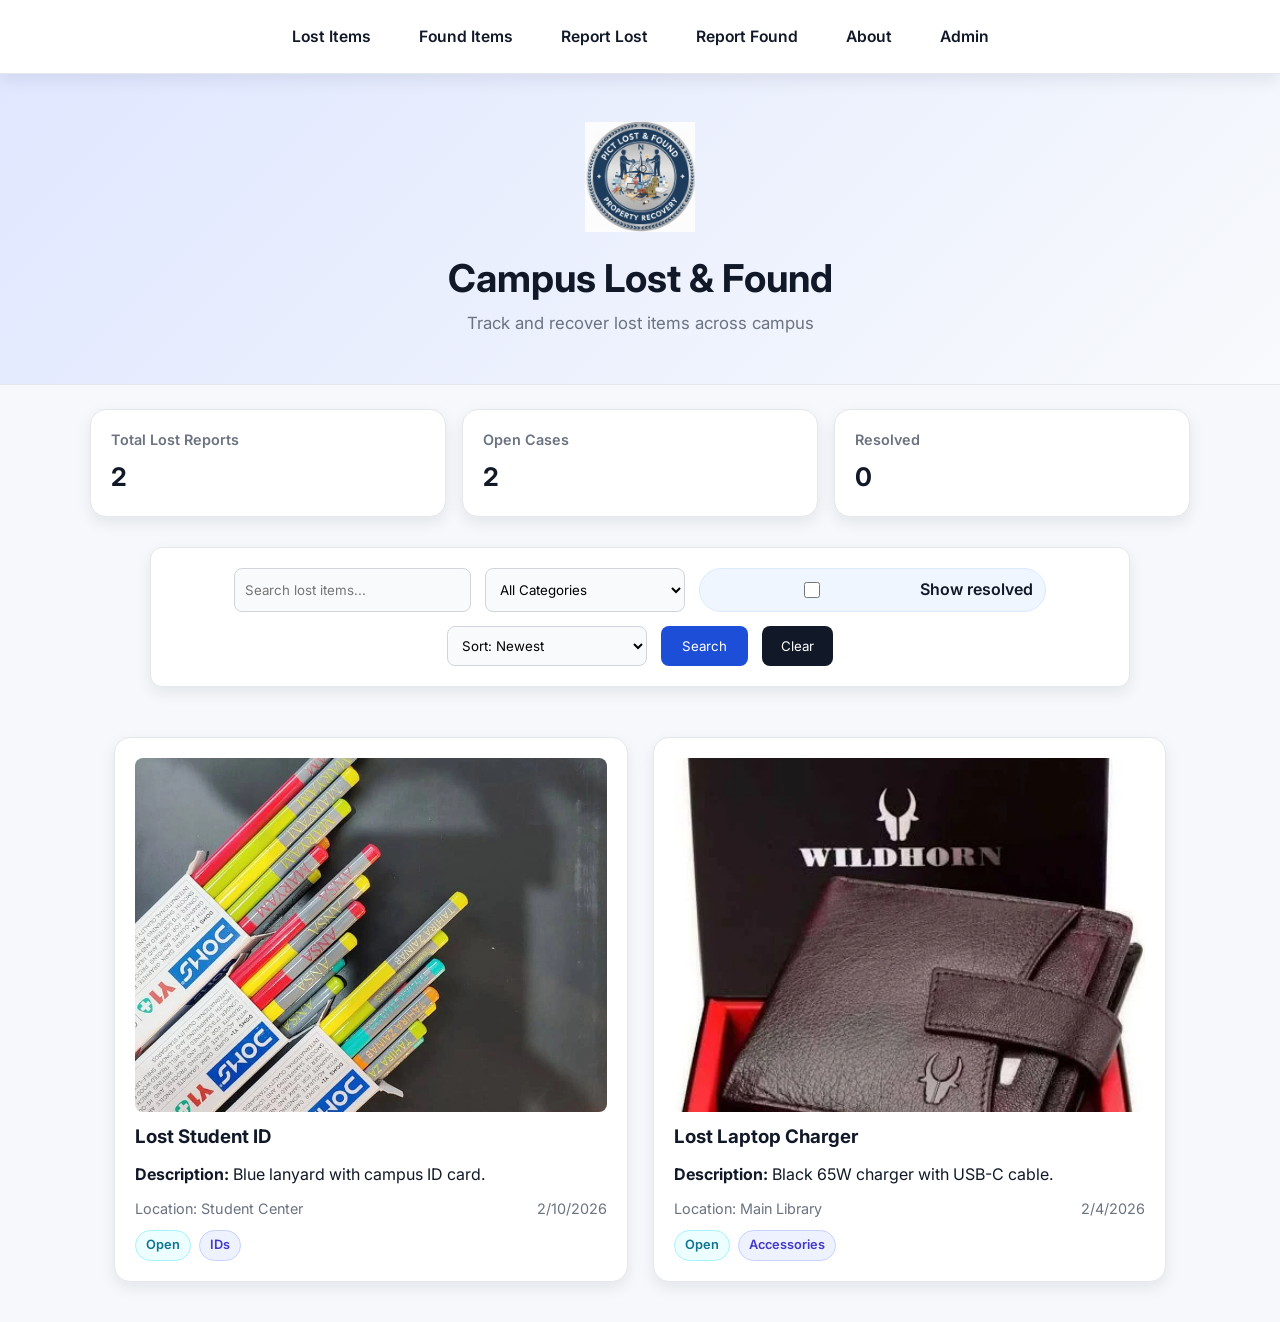
<file: index.html>
<!DOCTYPE html>
<html lang="en">
<head>
    <meta charset="UTF-8">
    <meta name="viewport" content="width=device-width, initial-scale=1.0">
    <title>Lost Items - Campus Lost & Found</title>
    <link rel="stylesheet" href="style.css">
</head>
<body data-page="lost-list">

<!-- NAVIGATION -->
<nav class="navbar">
    <a href="index.html">Lost Items</a>
    <a href="found.html">Found Items</a>
    <a href="report-lost.html">Report Lost</a>
    <a href="report-found.html">Report Found</a>
    <a href="about.html">About</a>
    <a href="admin.html">Admin</a>
</nav>

<header class="header">
    <img src="lost_LOGO.png" class="hogwarts-logo" alt="Campus Lost & Found logo">
    <h1>Campus Lost & Found</h1>
    <p>Track and recover lost items across campus</p>
</header>

<section class="stats-section">
    <div class="stats-grid">
        <div class="stats-card">
            <span class="stats-label">Total Lost Reports</span>
            <span class="stats-value" id="lost-total-count">0</span>
        </div>
        <div class="stats-card">
            <span class="stats-label">Open Cases</span>
            <span class="stats-value" id="lost-open-count">0</span>
        </div>
        <div class="stats-card">
            <span class="stats-label">Resolved</span>
            <span class="stats-value" id="lost-resolved-count">0</span>
        </div>
    </div>
</section>

<section class="search-section">
    <form id="search-form">
        <input id="search-input" name="q" type="search" placeholder="Search lost items...">
        <select id="category-select" name="category">
            <option value="all">All Categories</option>
            <option value="Electronics">Electronics</option>
            <option value="Books">Books</option>
            <option value="Clothing">Clothing</option>
            <option value="Accessories">Accessories</option>
            <option value="IDs">IDs</option>
            <option value="Keys">Keys</option>
        </select>
        <label class="checkbox-toggle">
            <input id="lost-show-resolved" type="checkbox">
            Show resolved
        </label>
        <select id="lost-sort-select" name="sort">
            <option value="newest">Sort: Newest</option>
            <option value="oldest">Sort: Oldest</option>
            <option value="name-az">Sort: Name A-Z</option>
            <option value="name-za">Sort: Name Z-A</option>
        </select>
        <button class="btn" type="submit">Search</button>
        <button class="btn-secondary" type="button" id="lost-clear-filters">Clear</button>
    </form>
</section>

<section class="items-section" id="lost-items"></section>
<p class="empty-state" id="lost-empty" hidden>No lost items match your search.</p>

<script src="app.js"></script>
</body>
</html>
</file>
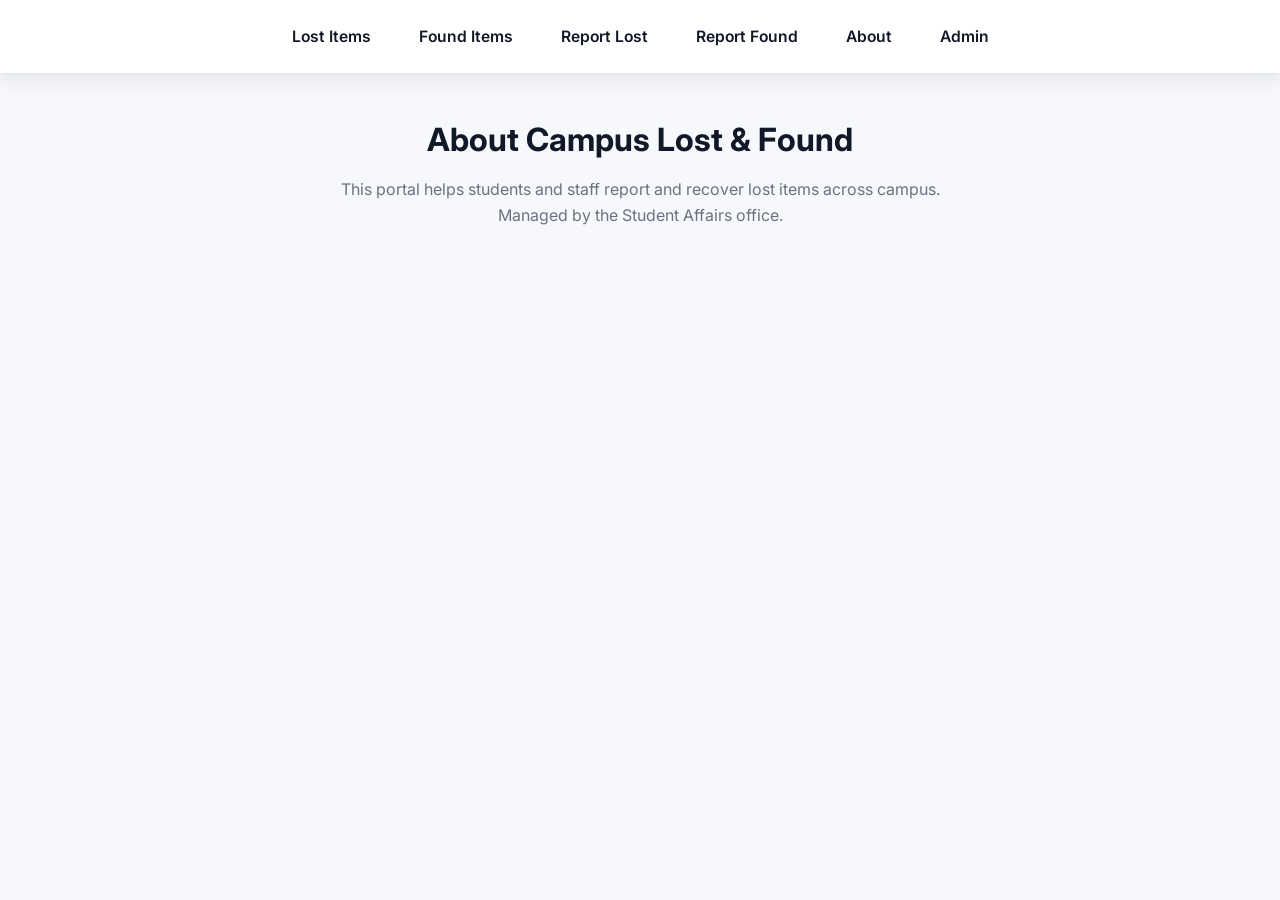
<file: about.html>
<!DOCTYPE html>
<html>
<head>
    <title>About - Campus Lost & Found</title>
    <link rel="stylesheet" href="style.css">
</head>
<body data-page="about">

<nav class="navbar">
    <a href="index.html">Lost Items</a>
    <a href="found.html">Found Items</a>
    <a href="report-lost.html">Report Lost</a>
    <a href="report-found.html">Report Found</a>
    <a href="about.html">About</a>
    <a href="admin.html">Admin</a>
</nav>

<section class="about-section">
    <h1>About Campus Lost & Found</h1>
    <p>
        This portal helps students and staff report and recover lost items across campus.
    </p>
    <p>Managed by the Student Affairs office.</p>
</section>

<script src="app.js"></script>
</body>
</html>
</file>
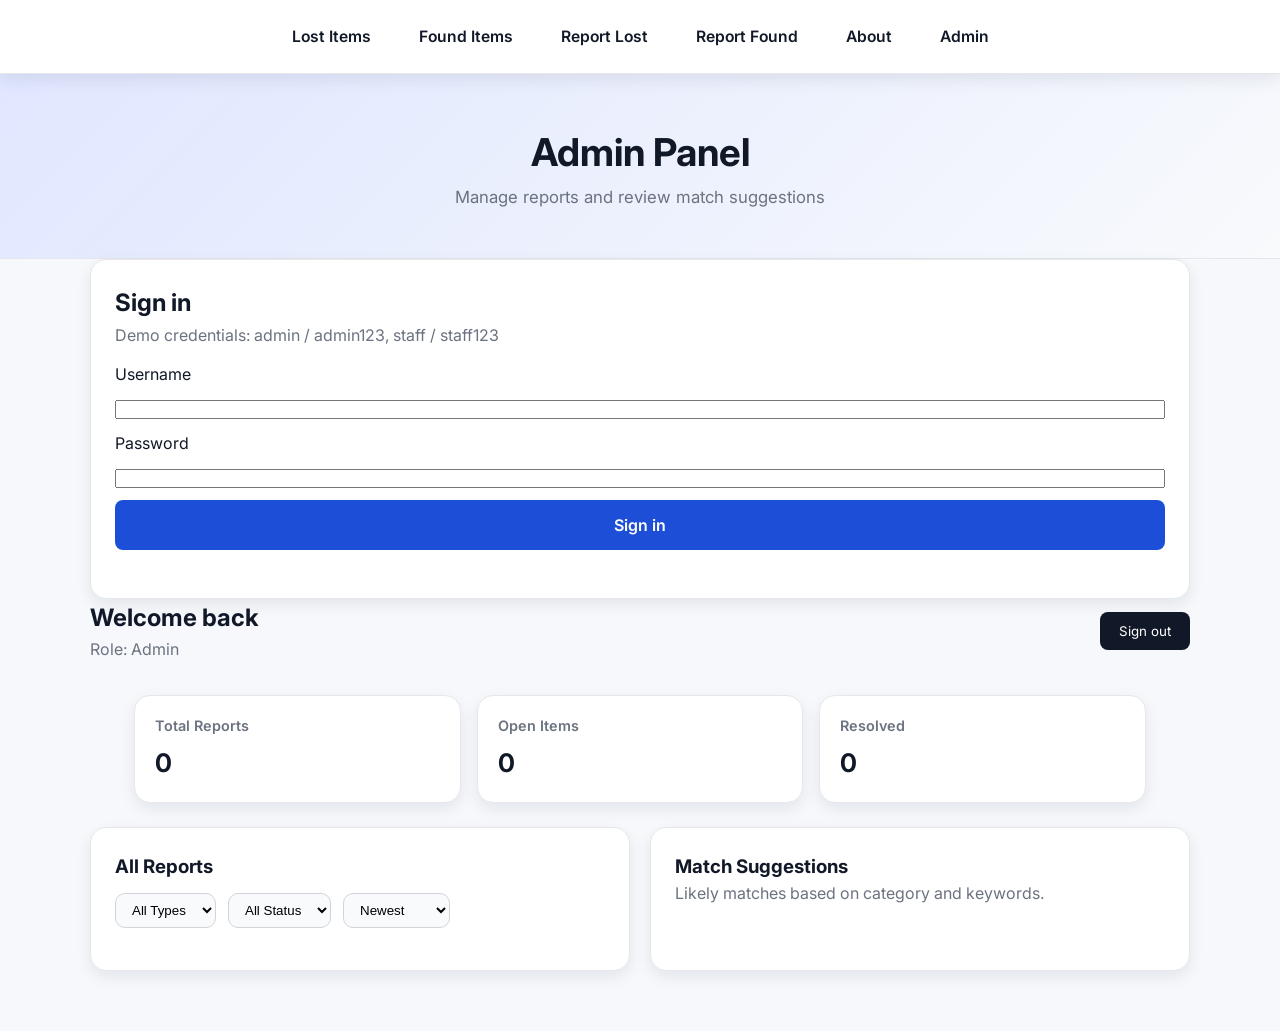
<file: admin.html>
<!DOCTYPE html>
<html lang="en">
<head>
    <meta charset="UTF-8">
    <meta name="viewport" content="width=device-width, initial-scale=1.0">
    <title>Admin Panel - Campus Lost & Found</title>
    <link rel="stylesheet" href="style.css">
</head>
<body data-page="admin">

<nav class="navbar">
    <a href="index.html">Lost Items</a>
    <a href="found.html">Found Items</a>
    <a href="report-lost.html">Report Lost</a>
    <a href="report-found.html">Report Found</a>
    <a href="about.html">About</a>
    <a href="admin.html">Admin</a>
</nav>

<header class="header">
    <h1>Admin Panel</h1>
    <p>Manage reports and review match suggestions</p>
</header>

<section class="admin-section">
    <div class="admin-login-card" id="admin-login-card">
        <h2>Sign in</h2>
        <p class="muted-text" id="admin-login-hint">Demo credentials: admin / admin123, staff / staff123</p>
        <form id="admin-login-form" class="admin-form">
            <label for="admin-username">Username</label>
            <input id="admin-username" name="username" type="text" required>

            <label for="admin-password">Password</label>
            <input id="admin-password" name="password" type="password" required>

            <button class="btn-large" type="submit">Sign in</button>
            <p class="status-message" id="admin-login-status" role="status" aria-live="polite"></p>
        </form>
    </div>

    <div class="admin-dashboard" id="admin-dashboard" hidden>
        <div class="admin-header">
            <div>
                <h2>Welcome back</h2>
                <p class="muted-text">Role: <span id="admin-role-label">Admin</span></p>
            </div>
            <button class="btn-secondary" type="button" id="admin-logout">Sign out</button>
        </div>

        <div class="stats-grid">
            <div class="stats-card">
                <span class="stats-label">Total Reports</span>
                <span class="stats-value" id="admin-total-count">0</span>
            </div>
            <div class="stats-card">
                <span class="stats-label">Open Items</span>
                <span class="stats-value" id="admin-open-count">0</span>
            </div>
            <div class="stats-card">
                <span class="stats-label">Resolved</span>
                <span class="stats-value" id="admin-resolved-count">0</span>
            </div>
        </div>

        <div class="admin-grid">
            <div class="admin-panel">
                <h3>All Reports</h3>
                <div class="admin-actions">
                    <select id="admin-filter-type">
                        <option value="all">All Types</option>
                        <option value="lost">Lost</option>
                        <option value="found">Found</option>
                    </select>
                    <select id="admin-filter-status">
                        <option value="all">All Status</option>
                        <option value="open">Open</option>
                        <option value="resolved">Resolved</option>
                    </select>
                    <select id="admin-sort">
                        <option value="newest">Newest</option>
                        <option value="oldest">Oldest</option>
                        <option value="name-az">Name A-Z</option>
                        <option value="name-za">Name Z-A</option>
                    </select>
                </div>
                <div class="admin-list" id="admin-report-list"></div>
            </div>

            <div class="admin-panel">
                <h3>Match Suggestions</h3>
                <p class="muted-text">Likely matches based on category and keywords.</p>
                <div class="admin-list" id="admin-match-list"></div>
            </div>
        </div>
    </div>
</section>

<script src="app.js"></script>
</body>
</html>
</file>
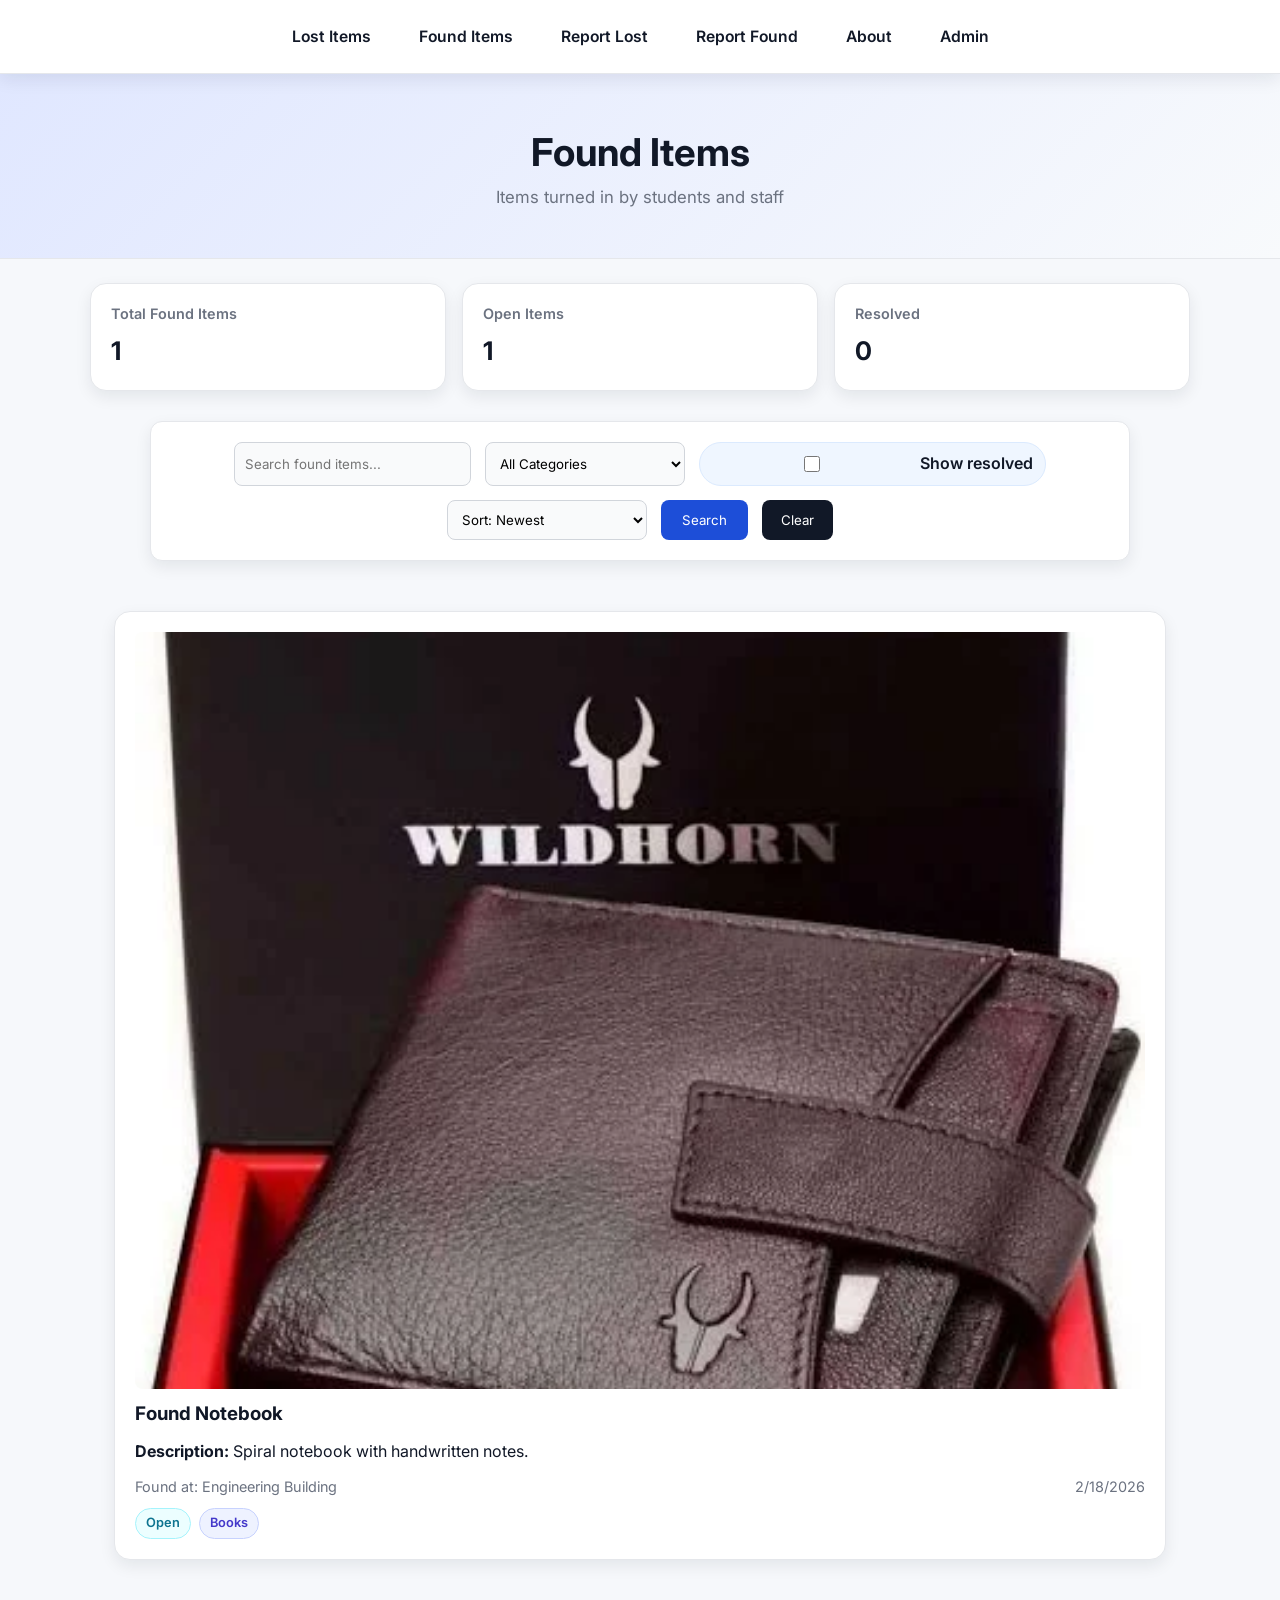
<file: found.html>
<!DOCTYPE html>
<html>
<head>
    <title>Found Items - Campus Lost & Found</title>
    <link rel="stylesheet" href="style.css">
</head>
<body data-page="found-list">

<nav class="navbar">
    <a href="index.html">Lost Items</a>
    <a href="found.html">Found Items</a>
    <a href="report-lost.html">Report Lost</a>
    <a href="report-found.html">Report Found</a>
    <a href="about.html">About</a>
    <a href="admin.html">Admin</a>
</nav>

<header class="header">
    <h1>Found Items</h1>
    <p>Items turned in by students and staff</p>
</header>

<section class="stats-section">
    <div class="stats-grid">
        <div class="stats-card">
            <span class="stats-label">Total Found Items</span>
            <span class="stats-value" id="found-total-count">0</span>
        </div>
        <div class="stats-card">
            <span class="stats-label">Open Items</span>
            <span class="stats-value" id="found-open-count">0</span>
        </div>
        <div class="stats-card">
            <span class="stats-label">Resolved</span>
            <span class="stats-value" id="found-resolved-count">0</span>
        </div>
    </div>
</section>

<section class="search-section">
    <form id="found-search-form">
        <input id="found-search-input" name="q" type="search" placeholder="Search found items...">
        <select id="found-category-select" name="category">
            <option value="all">All Categories</option>
            <option value="Electronics">Electronics</option>
            <option value="Books">Books</option>
            <option value="Clothing">Clothing</option>
            <option value="Accessories">Accessories</option>
            <option value="IDs">IDs</option>
            <option value="Keys">Keys</option>
        </select>
        <label class="checkbox-toggle">
            <input id="found-show-resolved" type="checkbox">
            Show resolved
        </label>
        <select id="found-sort-select" name="sort">
            <option value="newest">Sort: Newest</option>
            <option value="oldest">Sort: Oldest</option>
            <option value="name-az">Sort: Name A-Z</option>
            <option value="name-za">Sort: Name Z-A</option>
        </select>
        <button class="btn" type="submit">Search</button>
        <button class="btn-secondary" type="button" id="found-clear-filters">Clear</button>
    </form>
</section>

<section class="items-section" id="found-items"></section>
<p class="empty-state" id="found-empty" hidden>No found items yet.</p>

<script src="app.js"></script>
</body>
</html>
</file>
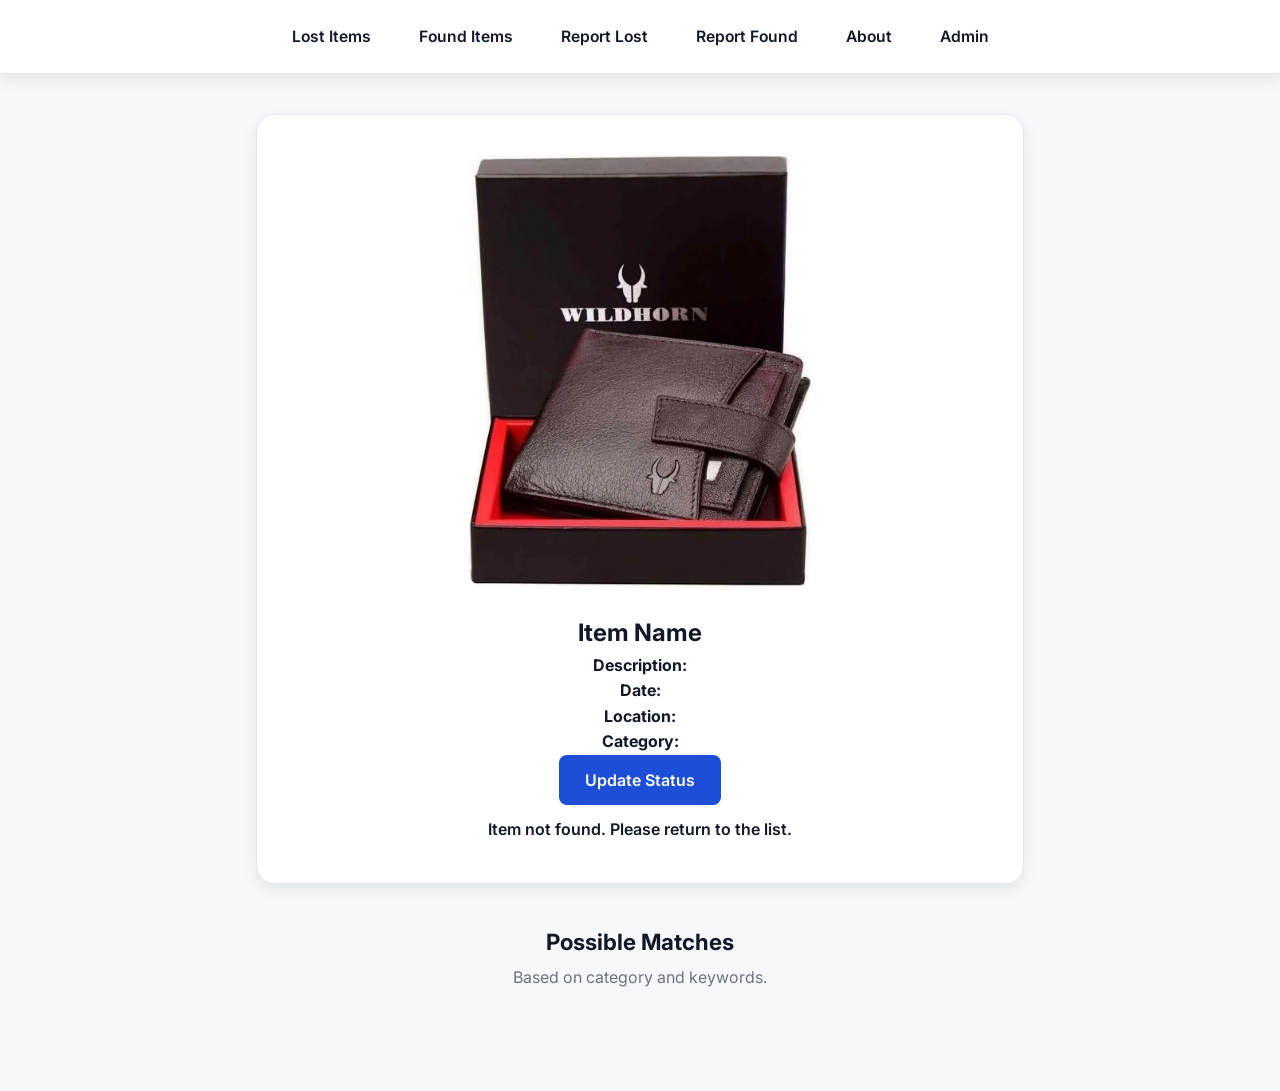
<file: item_details.html>
<!DOCTYPE html>
<html>
<head>
    <title>Item Details - Campus Lost & Found</title>
    <link rel="stylesheet" href="style.css">
</head>

<body data-page="item-details">

<nav class="navbar">
    <a href="index.html">Lost Items</a>
    <a href="found.html">Found Items</a>
    <a href="report-lost.html">Report Lost</a>
    <a href="report-found.html">Report Found</a>
    <a href="about.html">About</a>
    <a href="admin.html">Admin</a>
</nav>

<section class="detail-card">

    <img src="shopping.webp" class="detail-img" id="detail-image" alt="Item image">

    <h2 id="detail-name">Item Name</h2>
    <p><strong>Description:</strong> <span id="detail-description"></span></p>
    <p><strong>Date:</strong> <span id="detail-date"></span></p>
    <p><strong>Location:</strong> <span id="detail-location"></span></p>
    <p><strong>Category:</strong> <span id="detail-category"></span></p>

    <button class="btn-large" id="detail-action">Update Status</button>
    <p class="status-message" id="detail-status" role="status" aria-live="polite"></p>

</section>

<section class="suggestions-section">
    <h3>Possible Matches</h3>
    <p class="muted-text">Based on category and keywords.</p>
    <div class="items-section" id="detail-suggestions"></div>
    <p class="empty-state" id="detail-suggestions-empty" hidden>No suggestions yet.</p>
</section>

<script src="app.js"></script>
</body>
</html>
</file>
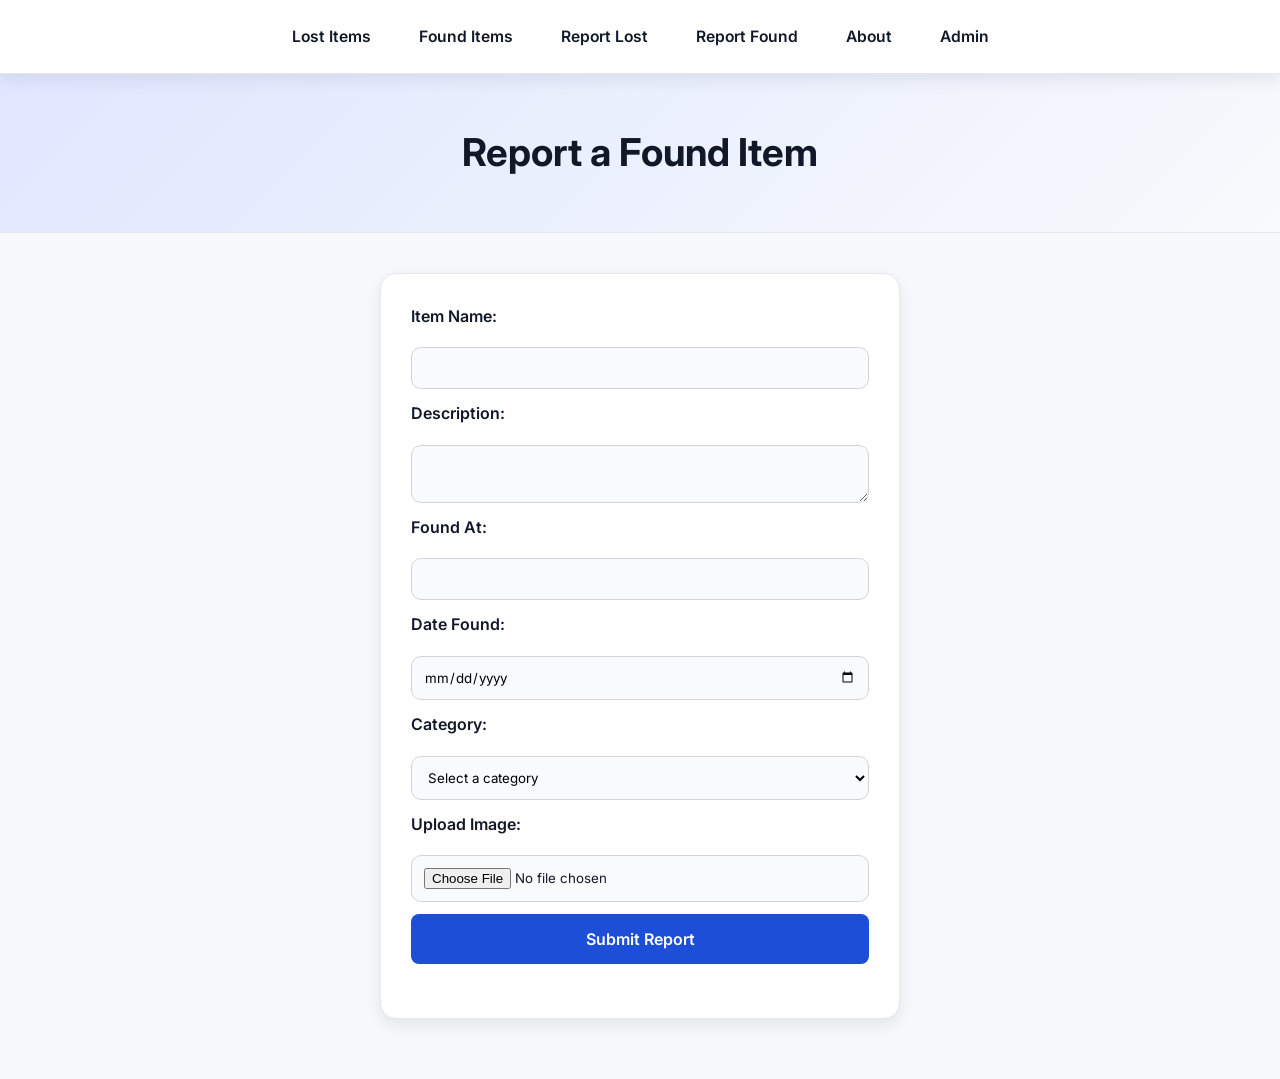
<file: report-found.html>
<!DOCTYPE html>
<html>
<head>
    <title>Report Found Item - Campus Lost & Found</title>
    <link rel="stylesheet" href="style.css">
</head>
<body data-page="report-found">

<nav class="navbar">
    <a href="index.html">Lost Items</a>
    <a href="found.html">Found Items</a>
    <a href="report-lost.html">Report Lost</a>
    <a href="report-found.html">Report Found</a>
    <a href="about.html">About</a>
    <a href="admin.html">Admin</a>
</nav>

<header class="header">
    <h1>Report a Found Item</h1>
</header>

<section class="form-section">

<form class="form-card" id="report-found-form">
    <label for="found-name">Item Name:</label>
    <input id="found-name" name="name" type="text" required>

    <label for="found-description">Description:</label>
    <textarea id="found-description" name="description" required></textarea>

    <label for="found-location">Found At:</label>
    <input id="found-location" name="location" type="text" required>

    <label for="found-date">Date Found:</label>
    <input id="found-date" name="date" type="date" required>

    <label for="found-category">Category:</label>
    <select id="found-category" name="category" required>
        <option value="" disabled selected>Select a category</option>
        <option value="Electronics">Electronics</option>
        <option value="Books">Books</option>
        <option value="Clothing">Clothing</option>
        <option value="Accessories">Accessories</option>
        <option value="IDs">IDs</option>
        <option value="Keys">Keys</option>
    </select>

    <label for="found-image">Upload Image:</label>
    <input id="found-image" name="image" type="file" accept="image/*">

    <button class="btn-large" type="submit">Submit Report</button>
    <p class="status-message" id="found-status" role="status" aria-live="polite"></p>
</form>

</section>

<script src="app.js"></script>
</body>
</html>
</file>
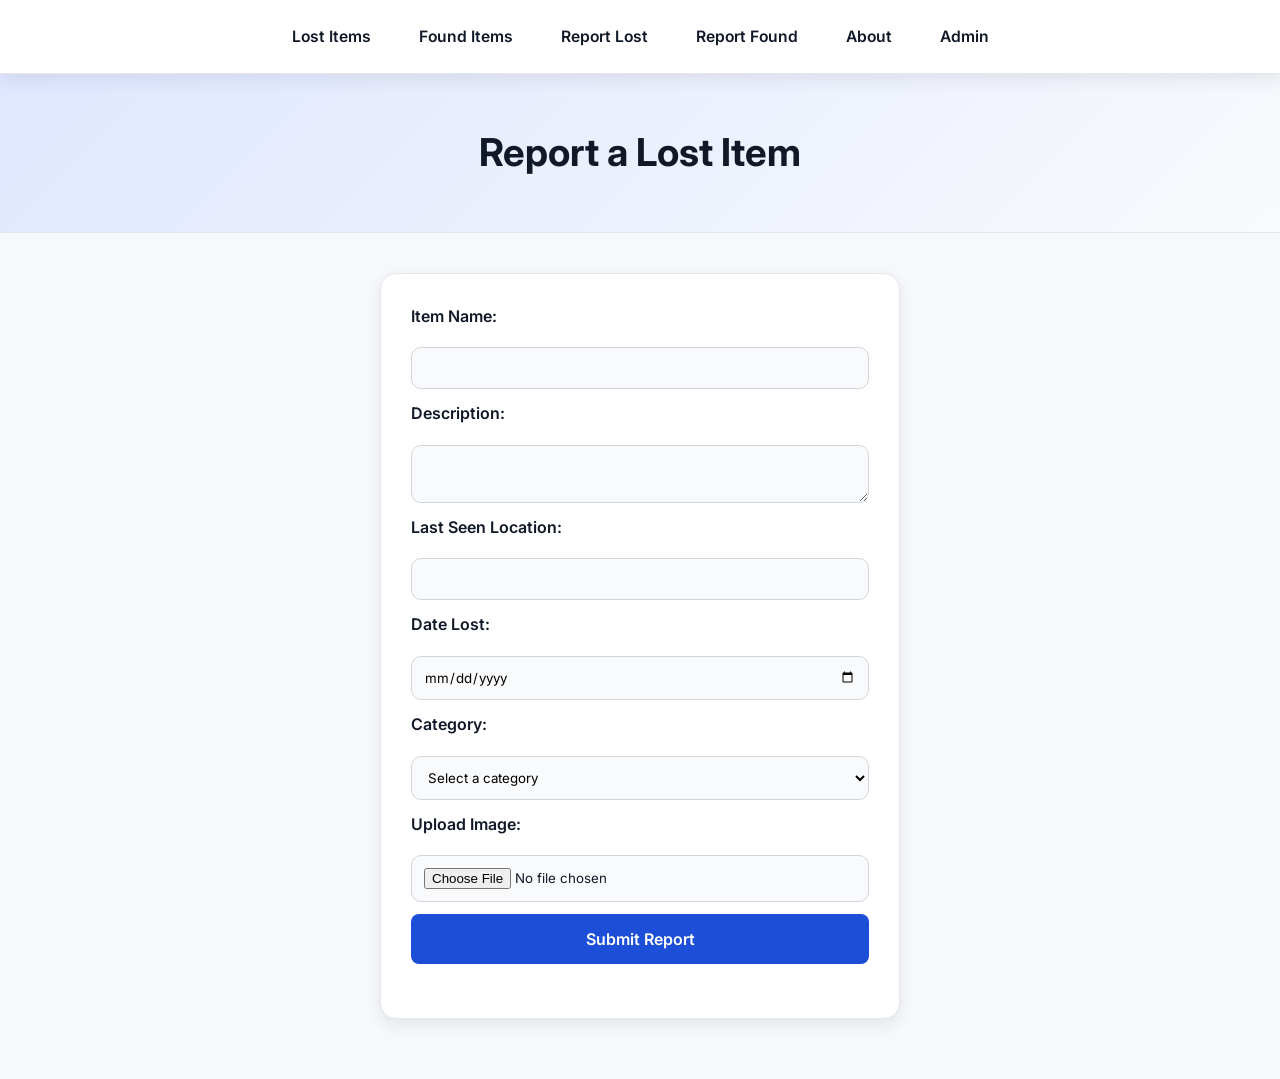
<file: report-lost.html>
<!DOCTYPE html>
<html>
<head>
    <title>Report Lost Item - Campus Lost & Found</title>
    <link rel="stylesheet" href="style.css">
</head>
<body data-page="report-lost">

<nav class="navbar">
    <a href="index.html">Lost Items</a>
    <a href="found.html">Found Items</a>
    <a href="report-lost.html">Report Lost</a>
    <a href="report-found.html">Report Found</a>
    <a href="about.html">About</a>
    <a href="admin.html">Admin</a>
</nav>

<header class="header">
    <h1>Report a Lost Item</h1>
</header>

<section class="form-section">

<form class="form-card" id="report-lost-form">
    <label for="lost-name">Item Name:</label>
    <input id="lost-name" name="name" type="text" required>

    <label for="lost-description">Description:</label>
    <textarea id="lost-description" name="description" required></textarea>

    <label for="lost-location">Last Seen Location:</label>
    <input id="lost-location" name="location" type="text" required>

    <label for="lost-date">Date Lost:</label>
    <input id="lost-date" name="date" type="date" required>

    <label for="lost-category">Category:</label>
    <select id="lost-category" name="category" required>
        <option value="" disabled selected>Select a category</option>
        <option value="Electronics">Electronics</option>
        <option value="Books">Books</option>
        <option value="Clothing">Clothing</option>
        <option value="Accessories">Accessories</option>
        <option value="IDs">IDs</option>
        <option value="Keys">Keys</option>
    </select>

    <label for="lost-image">Upload Image:</label>
    <input id="lost-image" name="image" type="file" accept="image/*">

    <button class="btn-large" type="submit">Submit Report</button>
    <p class="status-message" id="lost-status" role="status" aria-live="polite"></p>
</form>

</section>

<script src="app.js"></script>
</body>
</html>
</file>
<file: style.css>
@import url('https://fonts.googleapis.com/css2?family=Inter:wght@400;500;600;700&display=swap');

/* ---------------- GLOBAL ---------------- */
* {
    margin: 0;
    padding: 0;
    box-sizing: border-box;
}

body {
    cursor: auto;
    background: #f6f8fb;
    font-family: 'Inter', sans-serif;
    color: #111827;
    line-height: 1.6;
}

:root {
    color-scheme: light;
    --bg: #f6f8fb;
    --surface: #ffffff;
    --surface-muted: #f9fafb;
    --border: #e5e7eb;
    --text: #111827;
    --text-muted: #6b7280;
    --primary: #1d4ed8;
    --primary-hover: #1e40af;
    --accent: #0ea5e9;
    --shadow-sm: 0 6px 16px rgba(15, 23, 42, 0.08);
    --shadow-md: 0 12px 28px rgba(15, 23, 42, 0.12);
    --radius-md: 12px;
    --radius-lg: 16px;
}

.container {
    width: min(1100px, 92%);
    margin: 0 auto;
}

/* ---------------- NAVBAR ---------------- */
.navbar {
    display: flex;
    justify-content: center;
    gap: 24px;
    padding: 16px 24px;
    background: var(--surface);
    border-bottom: 1px solid var(--border);
    box-shadow: var(--shadow-sm);
    position: sticky;
    top: 0;
    z-index: 10;
    flex-wrap: wrap;
}

.navbar a {
    color: var(--text);
    text-decoration: none;
    font-weight: 600;
    font-size: 0.98rem;
    padding: 8px 12px;
    border-radius: 10px;
    transition: 0.2s ease;
}

.navbar a:hover {
    color: var(--primary);
    background: #eff6ff;
}

/* ---------------- HEADER ---------------- */
.header {
    text-align: center;
    padding: 48px 20px;
    background: linear-gradient(135deg, #e0e7ff, #f8fafc);
    border-bottom: 1px solid var(--border);
}

.header h1 {
    font-size: 2.4rem;
    color: var(--text);
    font-weight: 700;
}

.header p {
    font-size: 1.05rem;
    color: var(--text-muted);
}

.hogwarts-logo {
    width: 110px;
    height: auto;
    display: block;
    margin: 0 auto 16px;
    object-fit: contain;
}

/* ---------------- SEARCH BOX ---------------- */
.search-section form {
    display: flex;
    justify-content: center;
    gap: 14px;
    margin: 30px auto;
    padding: 20px;
    width: min(980px, 92%);
    background: var(--surface);
    border: 1px solid var(--border);
    border-radius: var(--radius-md);
    box-shadow: var(--shadow-sm);
    flex-wrap: wrap;
}

.search-section input,
.search-section select {
    padding: 10px;
    border-radius: 8px;
    border: 1px solid #d1d5db;
    background: var(--surface-muted);
    font-family: 'Inter', sans-serif;
    min-width: 200px;
}

.checkbox-toggle {
    display: inline-flex;
    align-items: center;
    gap: 8px;
    font-weight: 600;
    color: var(--text);
    background: #eff6ff;
    border: 1px solid #dbeafe;
    padding: 8px 12px;
    border-radius: 999px;
}

.checkbox-toggle input {
    width: 16px;
    height: 16px;
}

/* ---------------- BUTTONS ---------------- */
.btn, .btn-secondary, .btn-large {
    cursor: pointer;
    border-radius: 8px;
    font-family: 'Inter', sans-serif;
    transition: 0.2s ease;
    border: 1px solid transparent;
}

.btn {
    padding: 10px 20px;
    background: var(--primary);
    color: #ffffff;
}

.btn:hover {
    background: var(--primary-hover);
    transform: translateY(-1px);
}

.btn-secondary {
    padding: 10px 18px;
    background: #111827;
    color: #ffffff;
}

.btn-secondary:hover {
    background: #0f172a;
}

.btn-large {
    padding: 14px 25px;
    background: var(--primary);
    color: #ffffff;
    font-size: 1rem;
    font-weight: 600;
}

.btn-large:hover {
    transform: translateY(-1px);
    background: var(--primary-hover);
}

/* ---------------- ITEM CARDS ---------------- */
.items-section {
    display: grid;
    grid-template-columns: repeat(auto-fit, minmax(260px, 1fr));
    gap: 25px;
    padding: 20px 24px 40px;
    width: min(1100px, 92%);
    margin: 0 auto;
}

.item-card {
    background: var(--surface);
    padding: 20px;
    border-radius: var(--radius-lg);
    border: 1px solid var(--border);
    box-shadow: var(--shadow-sm);
    transition: 0.2s ease;
    text-decoration: none;
    color: inherit;
    display: grid;
    gap: 10px;
}

.item-card:hover {
    transform: translateY(-2px);
    box-shadow: var(--shadow-md);
}

.item-card img {
    width: 100%;
    border-radius: 8px;
    aspect-ratio: 4 / 3;
    object-fit: cover;
}

.item-meta {
    display: flex;
    justify-content: space-between;
    gap: 12px;
    color: var(--text-muted);
    font-size: 0.9rem;
}

.item-pill-row {
    display: flex;
    flex-wrap: wrap;
    gap: 8px;
}

.pill {
    display: inline-flex;
    align-items: center;
    padding: 4px 10px;
    border-radius: 999px;
    font-size: 0.8rem;
    font-weight: 600;
    border: 1px solid transparent;
}

.pill-open {
    background: #ecfeff;
    color: #0e7490;
    border-color: #a5f3fc;
}

.pill-resolved {
    background: #f0fdf4;
    color: #15803d;
    border-color: #bbf7d0;
}

.pill-neutral {
    background: #eef2ff;
    color: #4338ca;
    border-color: #c7d2fe;
}

/* ---------------- FORM PAGES ---------------- */
.form-section {
    display: flex;
    justify-content: center;
    margin: 40px 0 60px;
}

.form-card {
    width: min(520px, 92%);
    background: var(--surface);
    padding: 30px;
    border: 1px solid var(--border);
    border-radius: var(--radius-lg);
    box-shadow: var(--shadow-sm);
    display: grid;
    gap: 12px;
}

.form-card label {
    font-weight: 600;
    color: var(--text);
}

.form-card input,
.form-card textarea,
.form-card select {
    width: 100%;
    padding: 12px;
    margin-top: 6px;
    border: 1px solid #d1d5db;
    border-radius: 10px;
    background: var(--surface-muted);
    font-family: 'Inter', sans-serif;
}

.status-message {
    margin-top: 12px;
    font-weight: 600;
    color: var(--text);
}

.empty-state {
    text-align: center;
    padding: 20px;
    font-weight: 600;
    color: #4b5563;
}

.muted-text {
    color: var(--text-muted);
}

.stats-section {
    padding: 24px 16px 0;
}

.stats-grid {
    width: min(1100px, 92%);
    margin: 0 auto;
    display: grid;
    gap: 16px;
    grid-template-columns: repeat(auto-fit, minmax(200px, 1fr));
}

.stats-card {
    background: var(--surface);
    border: 1px solid var(--border);
    border-radius: var(--radius-lg);
    padding: 18px 20px;
    box-shadow: var(--shadow-sm);
    display: grid;
    gap: 6px;
}

.stats-label {
    color: var(--text-muted);
    font-weight: 600;
    font-size: 0.9rem;
}

.stats-value {
    font-size: 1.6rem;
    font-weight: 700;
    color: var(--text);
}

/* ---------------- SUGGESTIONS ---------------- */
.suggestions-section {
    width: min(1100px, 92%);
    margin: 0 auto 40px;
    text-align: center;
}

.suggestions-section h3 {
    font-size: 1.4rem;
    margin-bottom: 6px;
}

/* ---------------- ADMIN ---------------- */
.admin-section {
    width: min(1100px, 92%);
    margin: 0 auto 60px;
}

.admin-login-card,
.admin-panel {
    background: var(--surface);
    border: 1px solid var(--border);
    border-radius: var(--radius-lg);
    padding: 24px;
    box-shadow: var(--shadow-sm);
}

.admin-form {
    display: grid;
    gap: 12px;
    margin-top: 14px;
}

.admin-dashboard {
    display: grid;
    gap: 24px;
}

.admin-header {
    display: flex;
    justify-content: space-between;
    align-items: center;
    gap: 16px;
    margin-bottom: 8px;
}

.admin-grid {
    display: grid;
    gap: 20px;
    grid-template-columns: repeat(auto-fit, minmax(280px, 1fr));
}

.admin-actions {
    display: flex;
    flex-wrap: wrap;
    gap: 12px;
    margin: 12px 0 18px;
}

.admin-actions select {
    padding: 8px 12px;
    border-radius: 10px;
    border: 1px solid #d1d5db;
    background: var(--surface-muted);
}

.admin-list {
    display: grid;
    gap: 14px;
}

.admin-item {
    border: 1px solid var(--border);
    border-radius: 12px;
    padding: 14px;
    background: var(--surface-muted);
    display: grid;
    gap: 8px;
}

.admin-item-header {
    display: flex;
    justify-content: space-between;
    gap: 12px;
    align-items: center;
}

.admin-item-actions {
    display: flex;
    gap: 8px;
    flex-wrap: wrap;
}

.btn-ghost {
    padding: 8px 12px;
    border-radius: 8px;
    border: 1px solid var(--border);
    background: transparent;
    color: var(--text);
    cursor: pointer;
}

.btn-ghost:hover {
    background: #f3f4f6;
}

/* ---------------- ITEM DETAILS ---------------- */
.detail-card {
    width: 60%;
    margin: 40px auto;
    background: var(--surface);
    padding: 40px;
    border: 1px solid var(--border);
    border-radius: 18px;
    box-shadow: var(--shadow-sm);
    text-align: center;
}

.detail-img {
    width: 50%;
    border-radius: 12px;
    margin-bottom: 20px;
}

.detail-card h2 {
    color: var(--text);
    font-weight: 700;
}

/* ---------------- ABOUT PAGE ---------------- */
.about-section {
    text-align: center;
    padding: 40px;
}

.about-section h1 {
    font-size: 2rem;
    margin-bottom: 12px;
}

.about-section p {
    color: var(--text-muted);
}

input:focus,
select:focus,
textarea:focus,
button:focus,
a:focus {
    outline: 2px solid rgba(29, 78, 216, 0.35);
    outline-offset: 2px;
}

/* ---------------- RESPONSIVE ---------------- */
@media (max-width: 600px) {
    .navbar {
        gap: 12px;
    }
    .search-section form {
        width: 100%;
    }
    .search-section input,
    .search-section select {
        min-width: 100%;
    }
    .detail-card { width: 90%; }
    .detail-img { width: 90%; }
}
</file>
